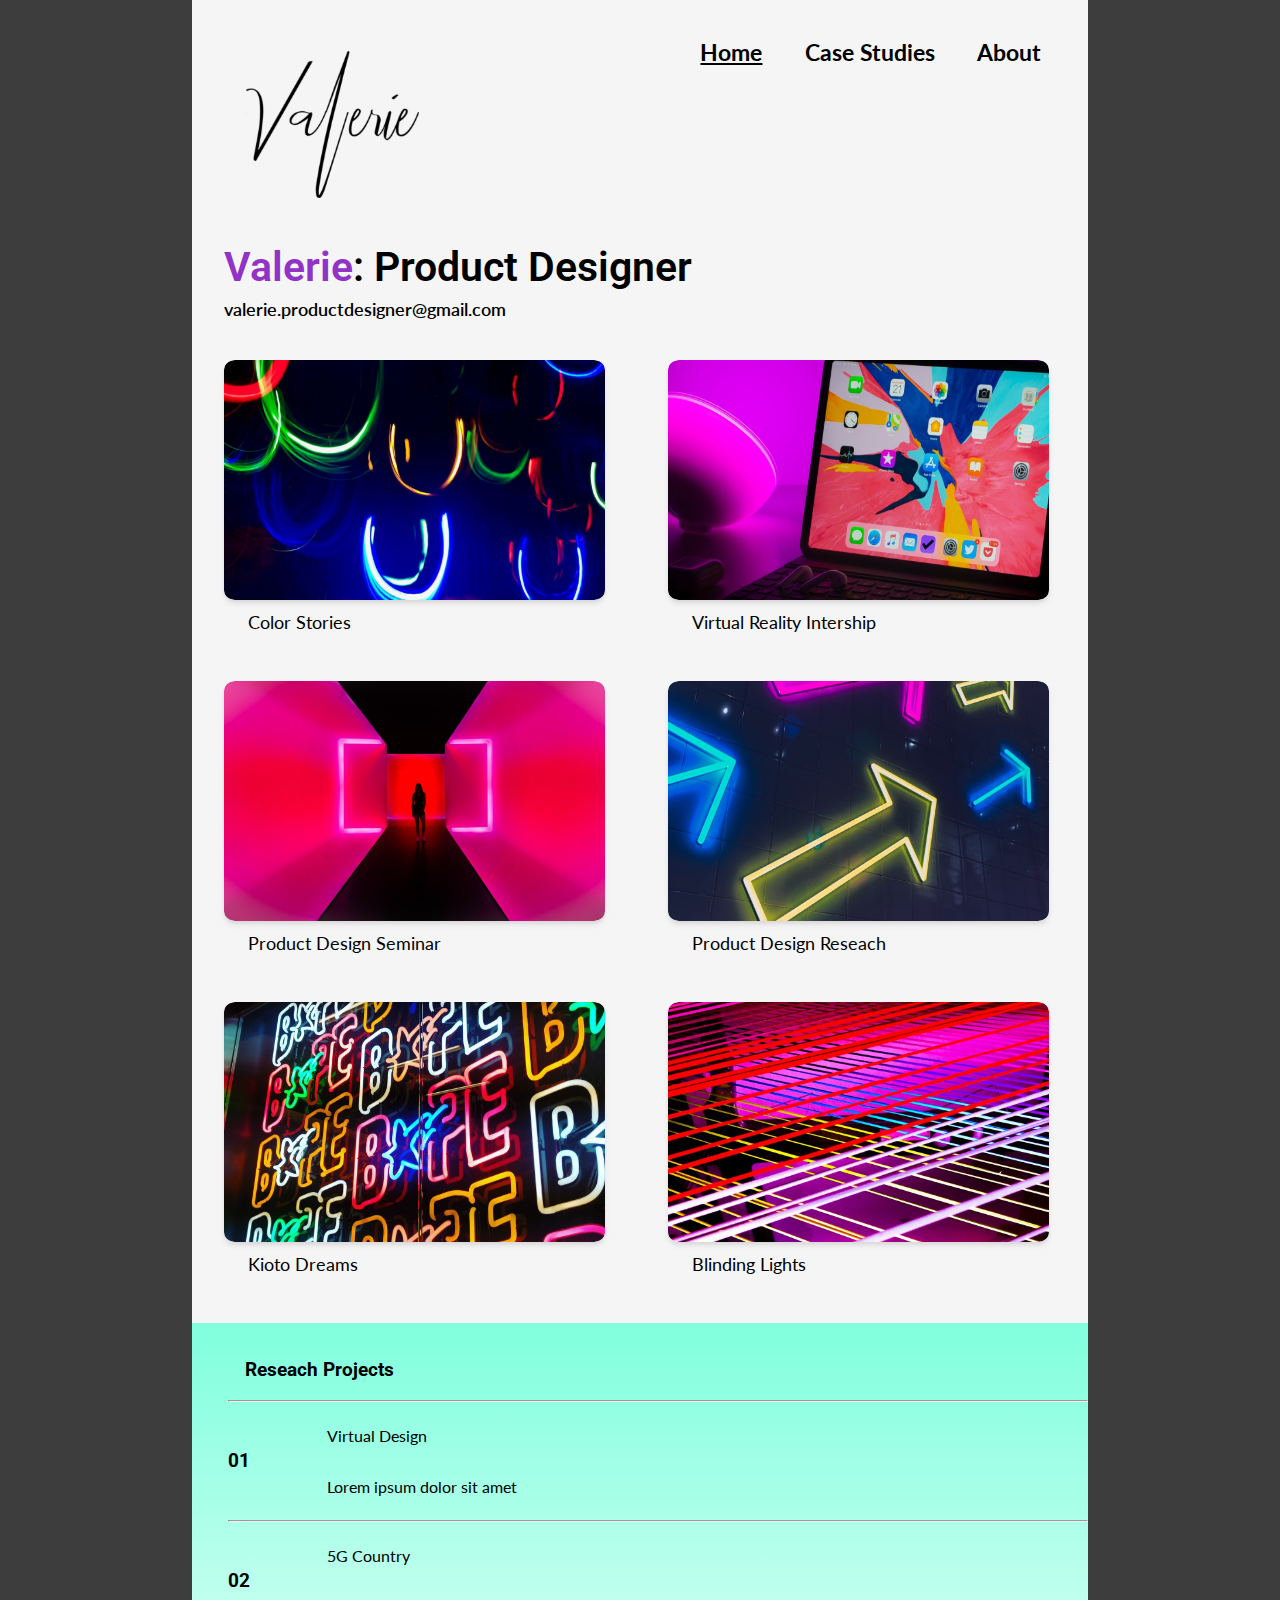
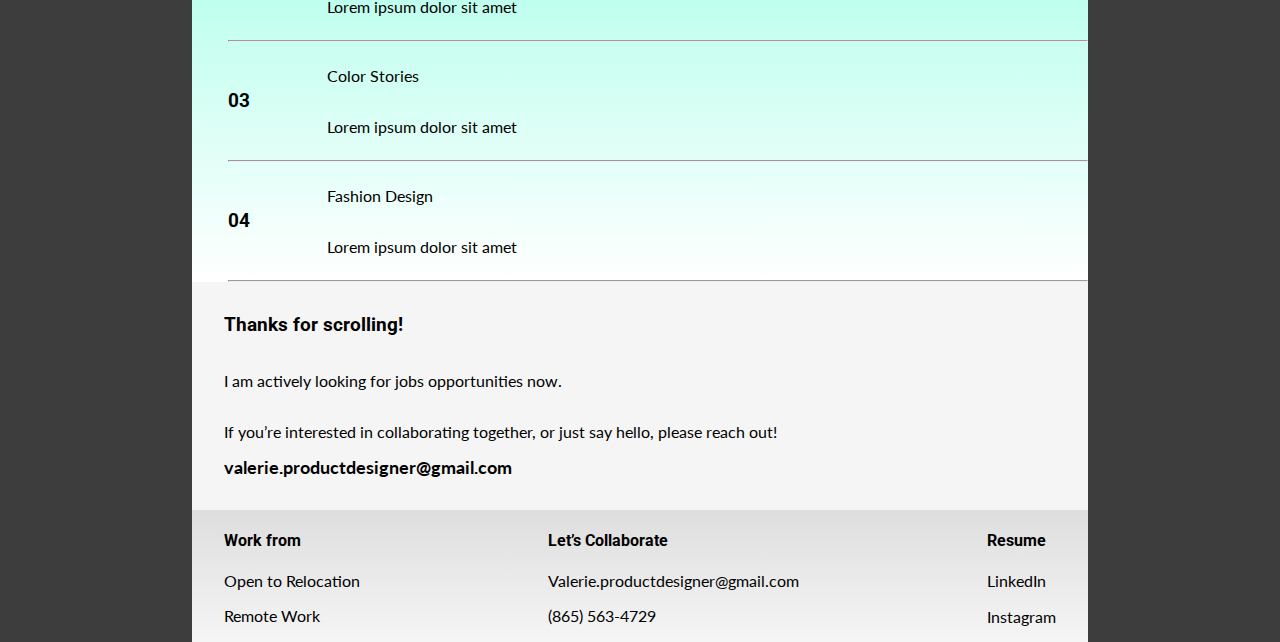
<file: index.html>
<!DOCTYPE html>
<html lang="en">
<head>
    <meta charset="UTF-8">
    <meta name="viewport" content="width=device-width, initial-scale=1.0">
    <title>Home</title>
    <link rel="stylesheet" href="./styles/newStyle.css">
    <link rel="preconnect" href="https://fonts.gstatic.com">
    <link href="https://fonts.googleapis.com/css2?family=Roboto+Mono:wght@500&family=Roboto:ital,wght@0,400;0,500;0,700;0,900;1,300;1,400;1,500;1,700&display=swap" rel="stylesheet">
    <link rel="preconnect" href="https://fonts.gstatic.com">
    <link href="https://fonts.googleapis.com/css2?family=Lato:ital,wght@0,100;0,300;0,400;0,700;0,900;1,100;1,300;1,400;1,700;1,900&display=swap" rel="stylesheet">

</head>
<body>
    <main>
        <nav class="nav-bar">
            <div><img src="./images/valerie.svg", alt="logo"></div>
            <div > 
                <ul>
                    <li class="btn"><a href="index.html"><span style="text-decoration: underline">Home</span></a></li>
                    <li class="btn"><a href="case.html"><span>Case Studies</span></a></li>
                    <li class="btn"><a href="about.html"><span>About</span></a></li>
                
                </ul>
            </div>
        </nav>

        <header class="home-header">

            <div>
                <h1><span style="color: #9033C6">Valerie</span>: Product Designer</h1>
                <a href="http://valerie.productdesigner@gmail.com">valerie.productdesigner@gmail.com</a>              
            </div>
            <!-- __________________________________________________ -->
        </header>

        <div class="Home-main-pics"> 
            <div>
                <img src="./images/Home Page/4.png", alt="baloons">
                <p>Color Stories</p>
            </div>
            <div>
                <img src="./images/Home Page/1.png", alt="laptop-colors">
                <p>Virtual Reality Intership</p>
            </div>
            <div>
                <img src="./images/Home Page/2.png", alt="pic3">
                <p>Product Design Seminar</p>
            </div>

            <div>
                <img src="./images/Home Page/6.png", alt="pic3">
                <p>Product Design Reseach</p>
            </div>
         
            <!-- Items to be displayed only on Desktop version  -->
            <div class="extra-div">
                <img src="./images/Home Page/3.png", alt="pic3">
                <p>Kioto Dreams</p>
            </div>
            <div class="extra-div">
                <img src="./images/Home Page/5.png", alt="pic3">
                <p>Blinding Lights</p>
            </div>
        </div>  
            <!-- __________________________________________________ -->
            <!-- __________________________________________________ -->


            <section class="reseach-stories-section">
                    <h3 id='reseach-stories'>Reseach Projects</h3>
                <hr>
            
                
                <!-- flex box aplied -->
                <div class="substory-index">
                    <div class="column-1">   <h3>01</h3>   </div>
                    <div class="column-2">
                        <p>Virtual Design</p>
                        <p>Lorem ipsum dolor sit amet</p>
                    </div>
                </div>
                <!-- -------- -->
                <hr>
                 <!-- flex box aplied -->
                 <div class="substory-index">
                    <div class="column-1">   <h3>02</h3>   </div>
                    <div class="column-2"> 
                        <p>5G Country</p>
                        <p>Lorem ipsum dolor sit amet</p>
                    </div>
                </div>
                <!-- -------- -->
                <hr>
                 <!-- flex box aplied -->
                 <div class="substory-index">
                    <div class="column-1">   <h3>03</h3>   </div>
                    <div class="column-2"> 
                        <p>Color Stories</p>
                        <p>Lorem ipsum dolor sit amet</p>
                    </div>
                </div>
               <!-- -------- -->
                <hr>
                 <!-- flex box aplied -->
                 <div class="substory-index">
                    <div class="column-1">   <h3>04</h3>   </div>
                    <div class="column-2"> 
                        <p>Fashion Design</p>
                        <p>Lorem ipsum dolor sit amet</p>
                    </div>
                </div>
                
                <hr>
               <!-- -------- -->
            </section>

            <section class="thank-you-for-scrolling">
                <div class="flexBox-story">
                    
                    <div><h3>Thanks for scrolling!</h3></div>
                    <!-- <img id="hearth" src="./images/placeholder-2.png", alt="heart"/> -->
                </div>
                <div>
                    <p>I am actively looking for jobs opportunities now. </p>
                    <p>If you’re interested in collaborating together, or just say hello, please reach out!</p></div>
                <div>
                    <a href="http://valerie.productdesigner@gmail.com">valerie.productdesigner@gmail.com</a>
                <div>
            </section>

            <footer>
                <div class="footer1">
                    <h4>Work from</h4>
                    <p>Open to Relocation</p>
                    <p>Remote Work</p>
                </div>
        
                <div class="footer2">
                    <h4>Let’s Collaborate</h4>
                    <p>Valerie.productdesigner@gmail.com</p>
                    <p>(865) 563-4729</p>
        
                </div>
        
                <div class="footer3">
                    <h4>Resume</h4>
                    <a href="#">LinkedIn</a>
                    <p>Instagram</p>
                </div>
                
            </footer>
         
    </main>
</body>
</file>
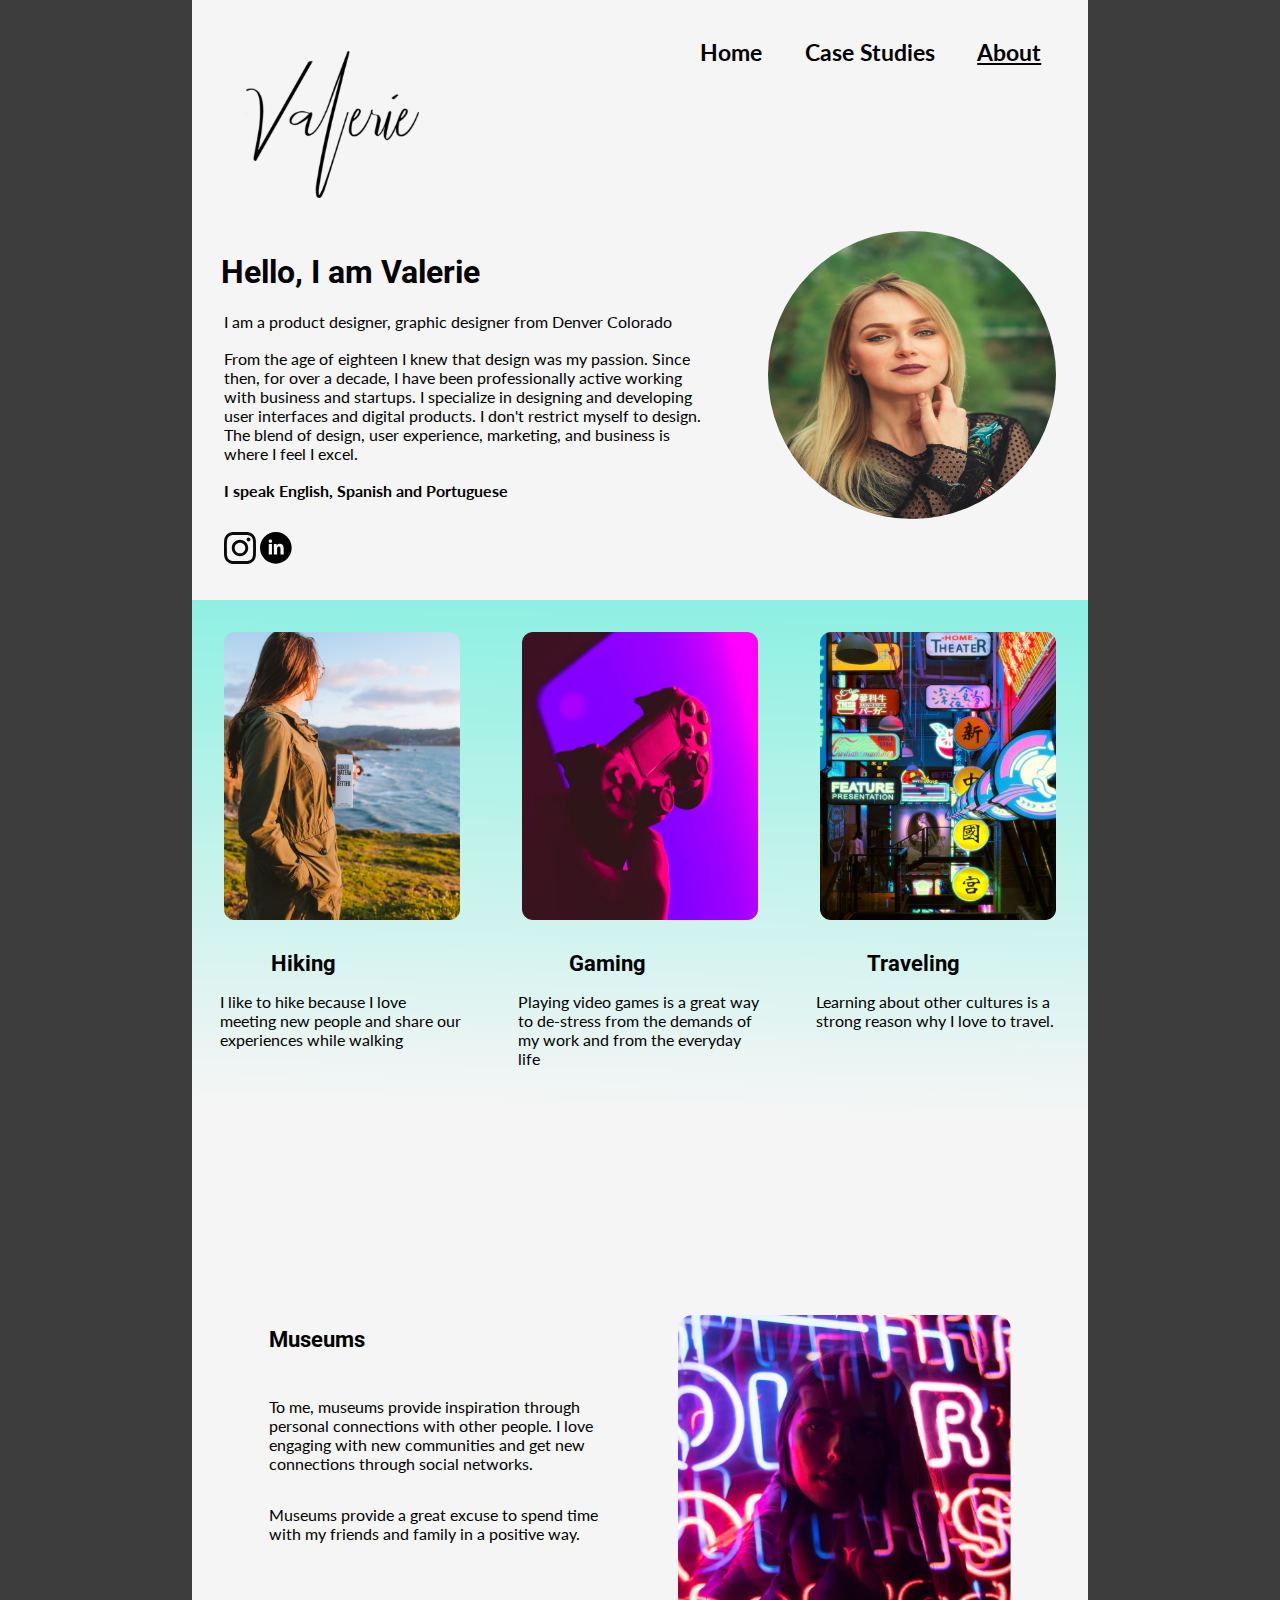
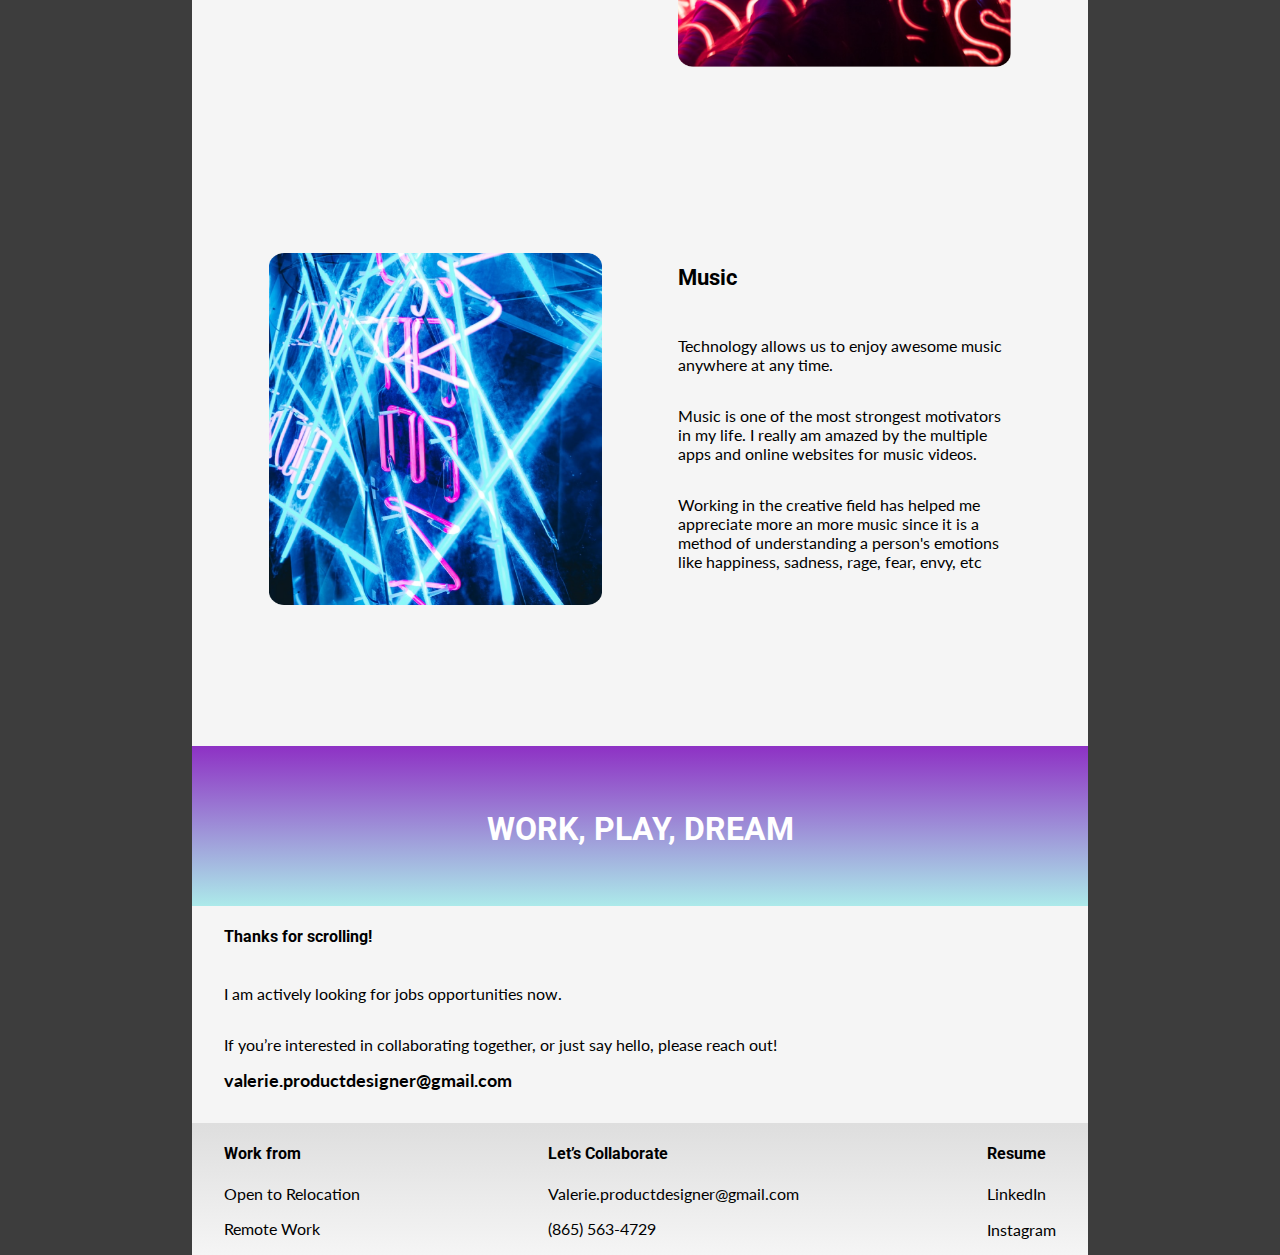
<file: about.html>
<!DOCTYPE html>
<html lang="en">
<head>
    <meta charset="UTF-8">
    <meta name="viewport" content="width=device-width, initial-scale=1.0">
    <title>About</title>
    <link rel="stylesheet" href="./styles/newStyle.css">
    <link rel="stylesheet" href="./styles/about-style.css">

</head>
<body>
    <main>
    <nav class="nav-bar">
        <div><img src="images/valerie.svg", alt="logo"></div>
        <div > 
            <ul>
                <li class="btn"><a href="index.html"><span >Home</span></a></li>
                <li class="btn"><a href="case.html"><span>Case Studies</span></a></li>
                <li class="btn"><a href="about.html"><span style="text-decoration: underline">About</span></a></li>
            
            </ul>
    </nav>


    <header class="header-about">
            <div id="story-about">
                <h1 id="Valerie-about">Hello, I am Valerie</h1>
                <p>I am a product designer, graphic designer from Denver Colorado</p></br>
                <p>From the age of eighteen I knew that design was my passion. Since then, for over a decade, 
                    I have been professionally active working with business and startups. 
                    I specialize in designing and developing user interfaces and digital products. 
                    I don't restrict myself to design. The blend of design, user experience, marketing, and business is where I feel I excel.
                </p></br>
                <p class="textClass"><b>I speak English, Spanish and Portuguese</b></p>
                <div class="social-Media-pics-Desktop">
                    <img src="./images/Home Page/IG.svg"/>
                    <img src="./images/Home Page/Linkedin.svg"/>
                    
                </div>
            </div>

            <!-- <div class="social-Media-pics-mobile">
                <img src="./images/Home Page/IG.svg"/>
                <img src="./images/Home Page/Linkedin.svg"/>
                
            </div> -->

            <!-- <div class="social-Media-pics-mobile">
                <img src="./images/Home Page/IG.svg"/>
                <img src="./images/Home Page/Linkedin.svg"/>
            </div> -->

            <div id="hero-picture">
                <img src="./images/About/andriyko-podilnyk-jFAG_ixCrsM-unsplash.jpg", alt="pic1">
            </div>
            <!-- <div><a href="#">Resume Link</a></div> -->
            
    </header>

    <section class="Case-study-pics-about">
        <!-- <h3>When I am not working</h3> -->
        <div class="inner-Case-study-pics-about">
            
            <img src="./images/About/8.png", alt="pic1">
            <h4>Hiking</h4>
            <p>I like to hike because I love meeting new people and share our experiences while walking</p>
        </div>


        <div class="inner-Case-study-pics-about">
            <img src="./images/About/6.png", alt="pic1">
            <h4>Gaming</h4>
            <p>Playing video games is a great way to de-stress from the demands of my work and from the everyday life </p>
            
        </div>

        <div class="inner-Case-study-pics-about">
            <img src="./images/About/7.png", alt="pic1">                
            <h4>Traveling</h4>
            <p>Learning about other cultures is a strong reason why I love to travel. </p>
            
        </div>


    </section>

    <section class="museums-section">
        <div class="about-museums">
            <div class="museums-text">
                <h4>Museums</h4>
                <p class="textClass">To me, museums provide inspiration through personal connections with other people. I love engaging with new communities and get new connections through social networks. </p>
                <p class="textClass">Museums provide a great excuse to spend time with my friends and family in a positive way.</p>
            </div>
            <div class="museums-pics">
                <img src="./images/About/9.png", alt="pic1">
            </div>
        </div>
        <div class="about-museums">

            <div class="museums-pics">    
                <img src="./images/About/10.png", alt="pic1">
            </div>

            <div class="museums-text">
                <h4>Music</h4>
                <p class="textClass">Technology allows us to enjoy awesome music anywhere at any time. </p>
                <p class="textClass">Music is one of the most strongest motivators in my life. I really am amazed by the multiple apps and online websites for music videos. </p>
                <p class="textClass">Working in the creative field has helped me appreciate more an more music since it is a method of understanding a person's emotions like happiness, sadness, rage, fear, envy, etc</p>
            </div>
        </div>
       
        
    </section>

    <section class="about-bot-H1">
        <h1>WORK, PLAY, DREAM</h1>
    </section>

    <section class="thank-you-for-scrolling">
        <div class="flexBox-story">
            
            <div><h4>Thanks for scrolling!</h4></div>
        </div>
        <div>
            <p>I am actively looking for jobs opportunities now. </p>
            <p>If you’re interested in collaborating together, or just say hello, please reach out!</p></div>
        <div>
            <a href="http://valerie.productdesigner@gmail.com">valerie.productdesigner@gmail.com</a>
        <div>
    </section>
        
    <footer>
        <div class="footer1">
            <h4>Work from</h4>
            <p>Open to Relocation</p>
            <p>Remote Work</p>
        </div>

        <div class="footer2">
            <h4>Let’s Collaborate</h4>
            <p>Valerie.productdesigner@gmail.com</p>
            <p>(865) 563-4729</p>

        </div>

        <div class="footer3">
            <h4>Resume</h4>
            <a href="#">LinkedIn</a>
            <p>Instagram</p>
        </div>
        
    </footer>
</main>
</body>
</html>
</file>
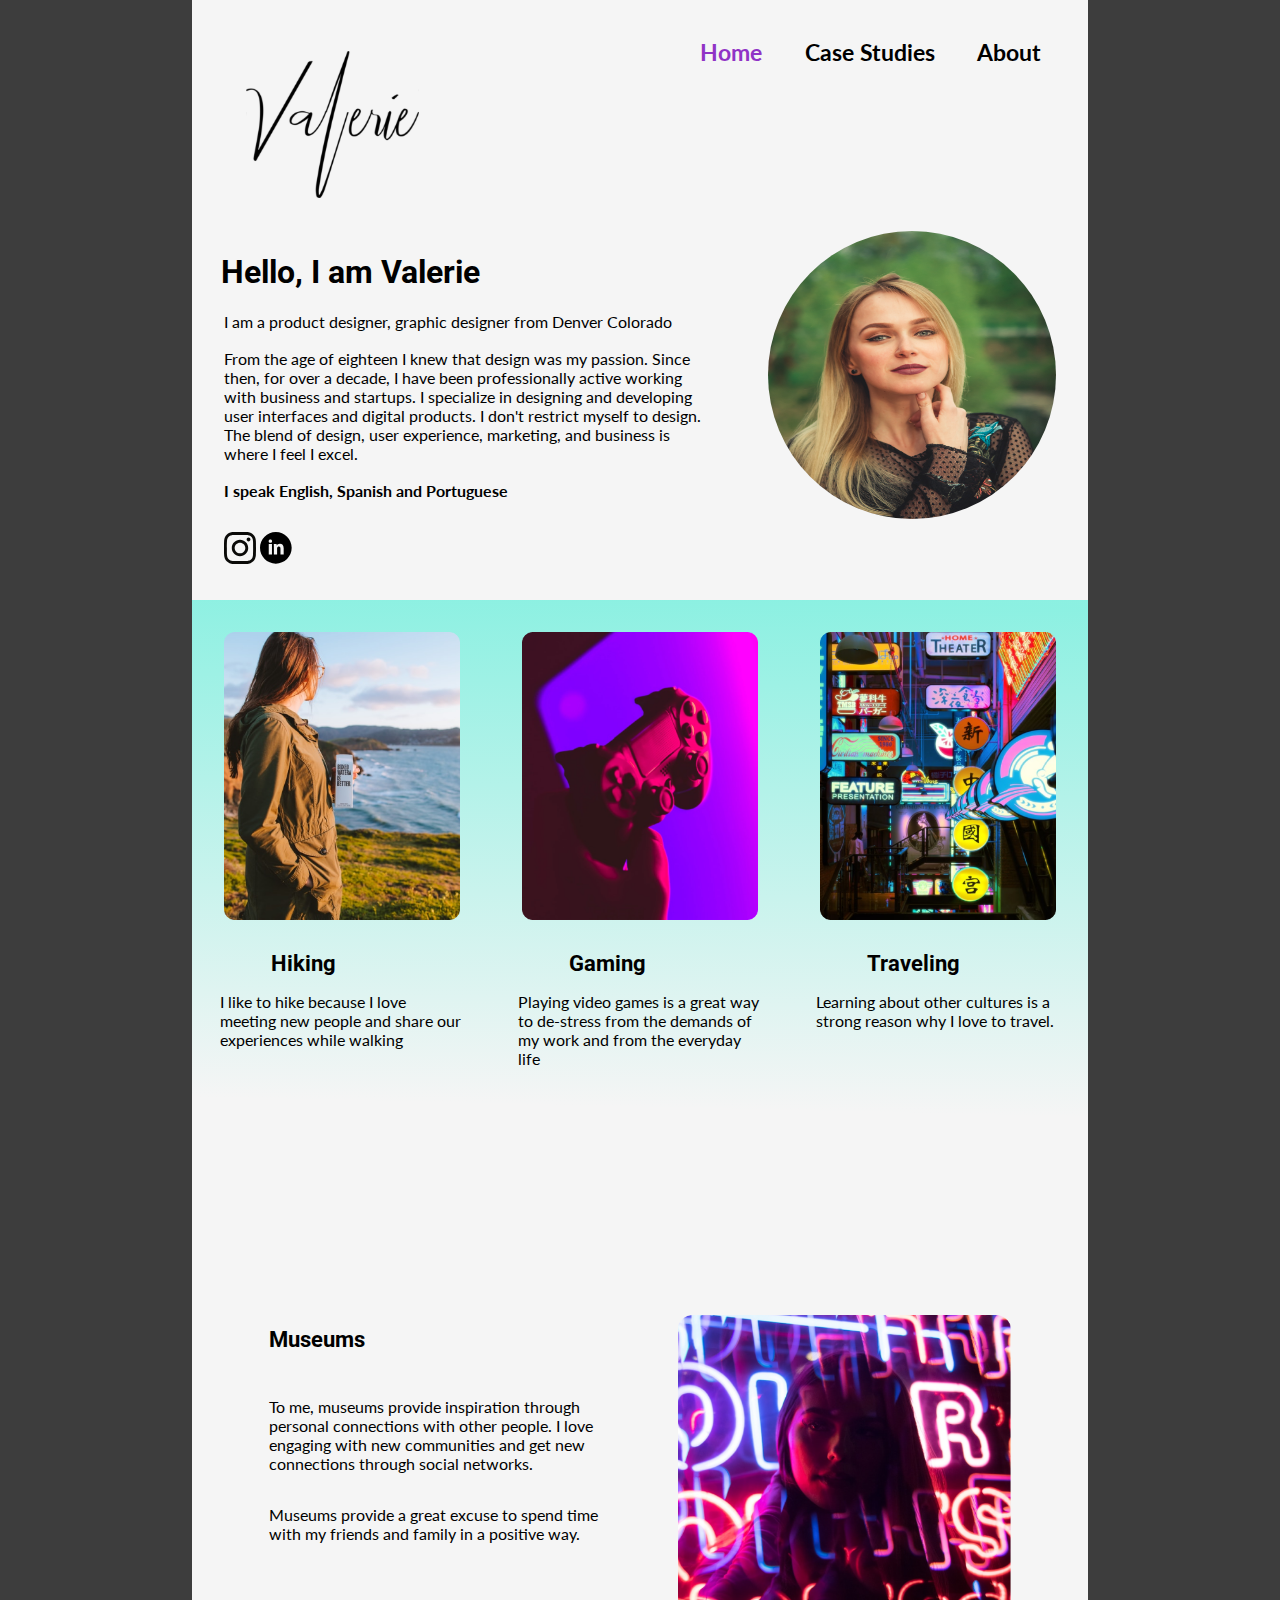
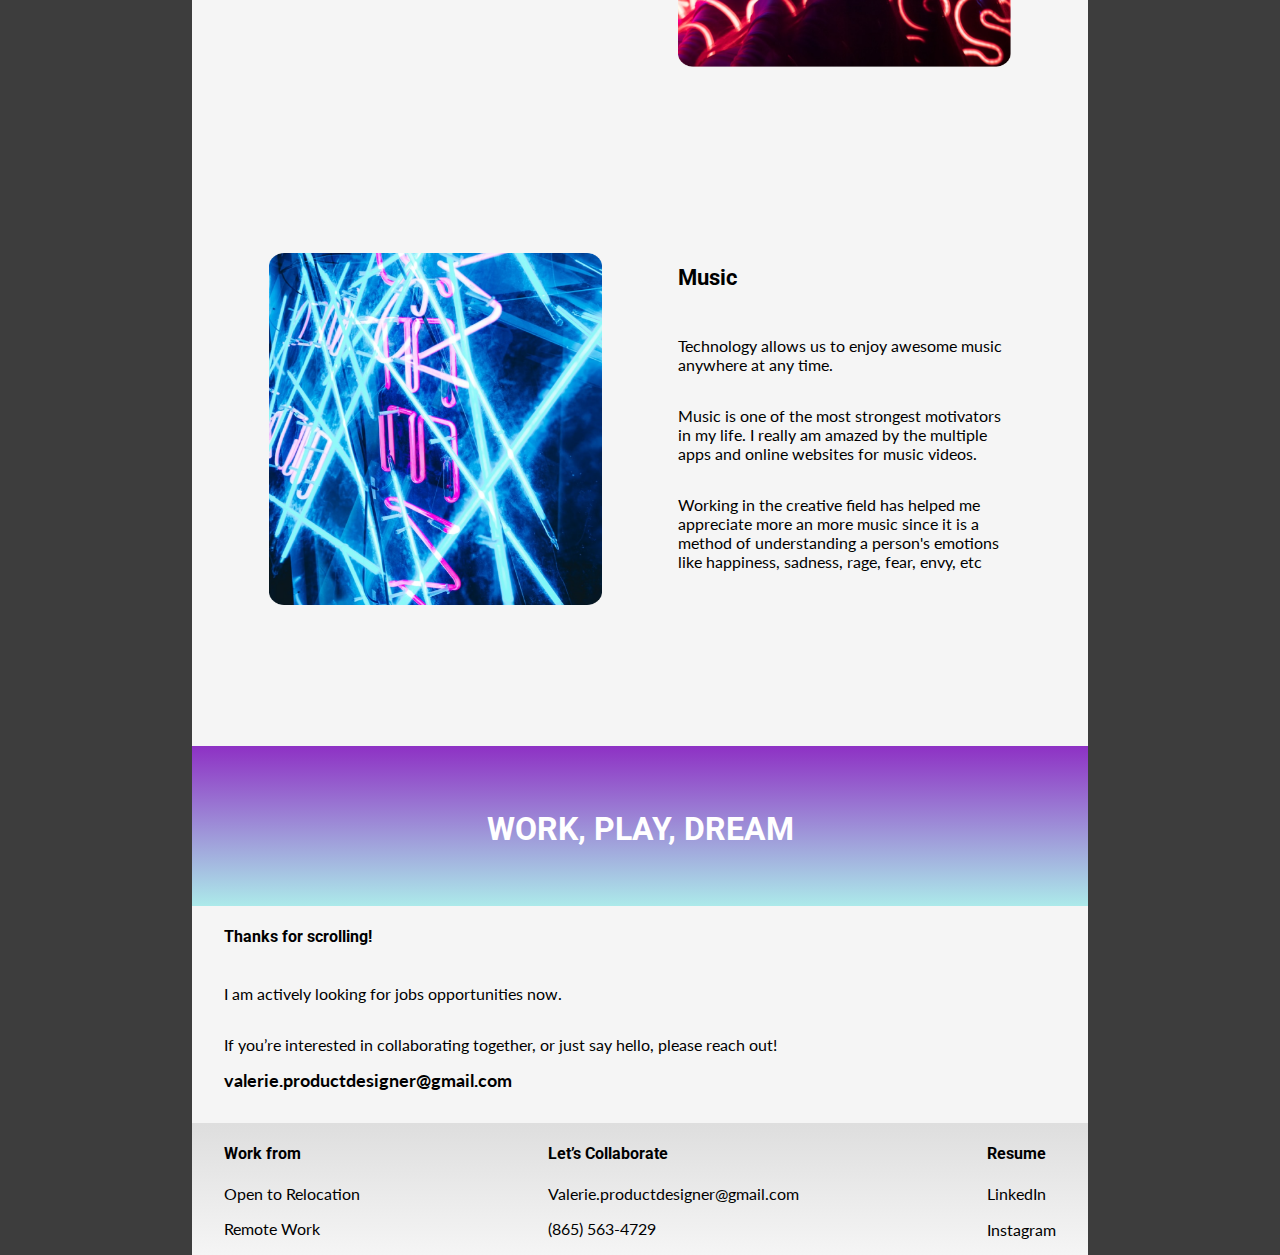
<file: newAbout.html>
<!DOCTYPE html>
<html lang="en">
<head>
    <meta charset="UTF-8">
    <meta name="viewport" content="width=device-width, initial-scale=1.0">
    <title>About</title>
    <link rel="stylesheet" href="./styles/newStyle.css">
    <link rel="stylesheet" href="./styles/about-style.css">

</head>
<body>
    <main>
    <nav class="nav-bar">
        <div><img src="images/valerie.svg", alt="logo"></div>
        <div > 
            <ul>
                <li class="btn"><a href="newIndex.html"><span style="color: #9033C6">Home</span></a></li>
                <li class="btn"><a href="newCase.html"><span>Case Studies</span></a></li>
                <li class="btn"><a href="NewAbout.html"><span>About</span></a></li>
            
            </ul>
    </nav>


    <header class="header-about">
            <div id="story-about">
                <h1 id="Valerie-about">Hello, I am Valerie</h1>
                <p>I am a product designer, graphic designer from Denver Colorado</p></br>
                <p>From the age of eighteen I knew that design was my passion. Since then, for over a decade, 
                    I have been professionally active working with business and startups. 
                    I specialize in designing and developing user interfaces and digital products. 
                    I don't restrict myself to design. The blend of design, user experience, marketing, and business is where I feel I excel.
                </p></br>
                <p class="textClass"><b>I speak English, Spanish and Portuguese</b></p>
                <div class="social-Media-pics-Desktop">
                    <img src="./images/Home Page/IG.svg"/>
                    <img src="./images/Home Page/Linkedin.svg"/>
                    
                </div>
            </div>

            <!-- <div class="social-Media-pics-mobile">
                <img src="./images/Home Page/IG.svg"/>
                <img src="./images/Home Page/Linkedin.svg"/>
                
            </div> -->

            <!-- <div class="social-Media-pics-mobile">
                <img src="./images/Home Page/IG.svg"/>
                <img src="./images/Home Page/Linkedin.svg"/>
            </div> -->

            <div id="hero-picture">
                <img src="./images/About/andriyko-podilnyk-jFAG_ixCrsM-unsplash.jpg", alt="pic1">
            </div>
            <!-- <div><a href="#">Resume Link</a></div> -->
            
    </header>

    <section class="Case-study-pics-about">
        
        <div class="inner-Case-study-pics-about">
            
            <img src="./images/About/8.png", alt="pic1">
            <h4>Hiking</h4>
            <p>I like to hike because I love meeting new people and share our experiences while walking</p>
        </div>


        <div class="inner-Case-study-pics-about">
            <img src="./images/About/6.png", alt="pic1">
            <h4>Gaming</h4>
            <p>Playing video games is a great way to de-stress from the demands of my work and from the everyday life </p>
            
        </div>

        <div class="inner-Case-study-pics-about">
            <img src="./images/About/7.png", alt="pic1">                
            <h4>Traveling</h4>
            <p>Learning about other cultures is a strong reason why I love to travel. </p>
            
        </div>


    </section>

    <section class="museums-section">
        <div class="about-museums">
            <div class="museums-text">
                <h4>Museums</h4>
                <p class="textClass">To me, museums provide inspiration through personal connections with other people. I love engaging with new communities and get new connections through social networks. </p>
                <p class="textClass">Museums provide a great excuse to spend time with my friends and family in a positive way.</p>
            </div>
            <div class="museums-pics">
                <img src="./images/About/9.png", alt="pic1">
            </div>
        </div>
        <div class="about-museums">

            <div class="museums-pics">    
                <img src="./images/About/10.png", alt="pic1">
            </div>

            <div class="museums-text">
                <h4>Music</h4>
                <p class="textClass">Technology allows us to enjoy awesome music anywhere at any time. </p>
                <p class="textClass">Music is one of the most strongest motivators in my life. I really am amazed by the multiple apps and online websites for music videos. </p>
                <p class="textClass">Working in the creative field has helped me appreciate more an more music since it is a method of understanding a person's emotions like happiness, sadness, rage, fear, envy, etc</p>
            </div>
        </div>
       
        
    </section>

    <section class="about-bot-H1">
        <h1>WORK, PLAY, DREAM</h1>
    </section>

    <section class="thank-you-for-scrolling">
        <div class="flexBox-story">
            
            <div><h4>Thanks for scrolling!</h4></div>
            <!-- <img id="hearth" src="./images/placeholder-2.png", alt="heart"/> -->
        </div>
        <div>
            <p>I am actively looking for jobs opportunities now. </p>
            <p>If you’re interested in collaborating together, or just say hello, please reach out!</p></div>
        <div>
            <a href="http://valerie.productdesigner@gmail.com">valerie.productdesigner@gmail.com</a>
        <div>
    </section>
        
    <footer>
        <div class="footer1">
            <h4>Work from</h4>
            <p>Open to Relocation</p>
            <p>Remote Work</p>
        </div>

        <div class="footer2">
            <h4>Let’s Collaborate</h4>
            <p>Valerie.productdesigner@gmail.com</p>
            <p>(865) 563-4729</p>

        </div>

        <div class="footer3">
            <h4>Resume</h4>
            <a href="#">LinkedIn</a>
            <p>Instagram</p>
        </div>
        
    </footer>
</main>
</body>
</html>
</file>
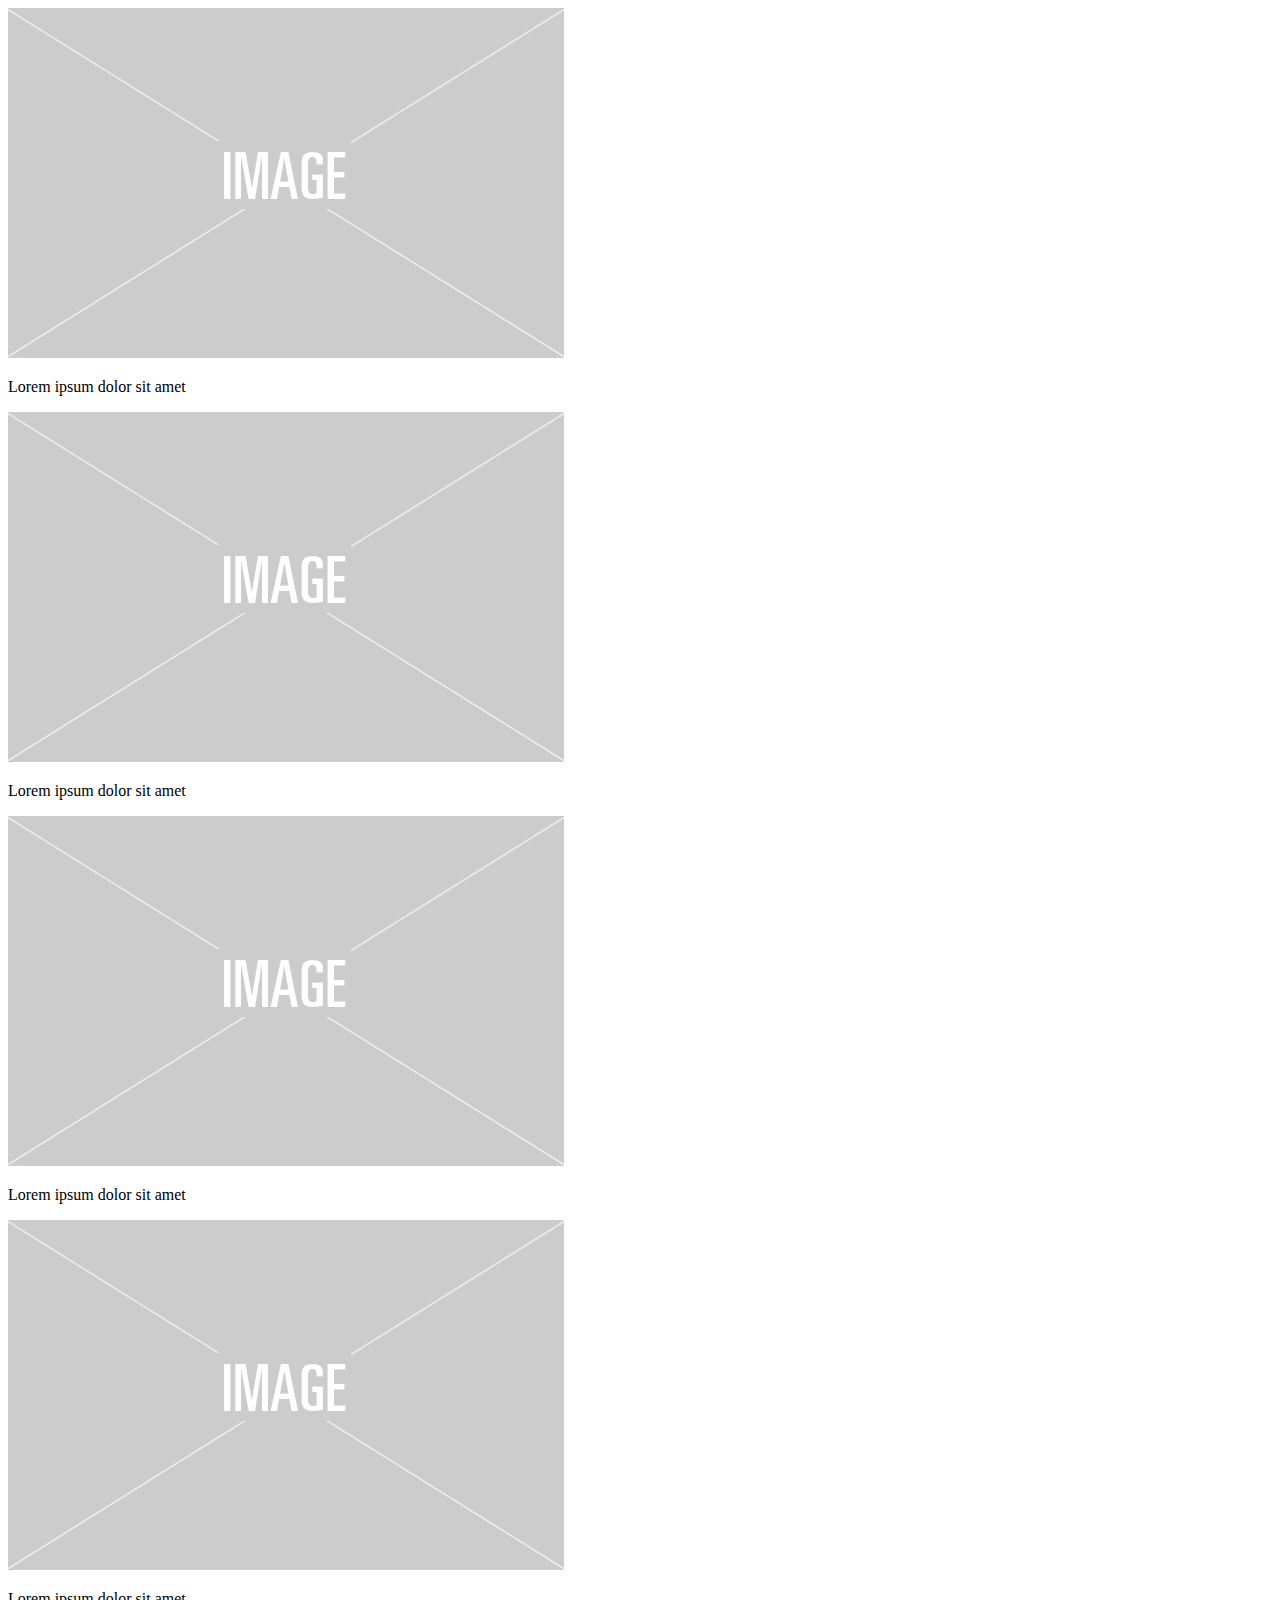
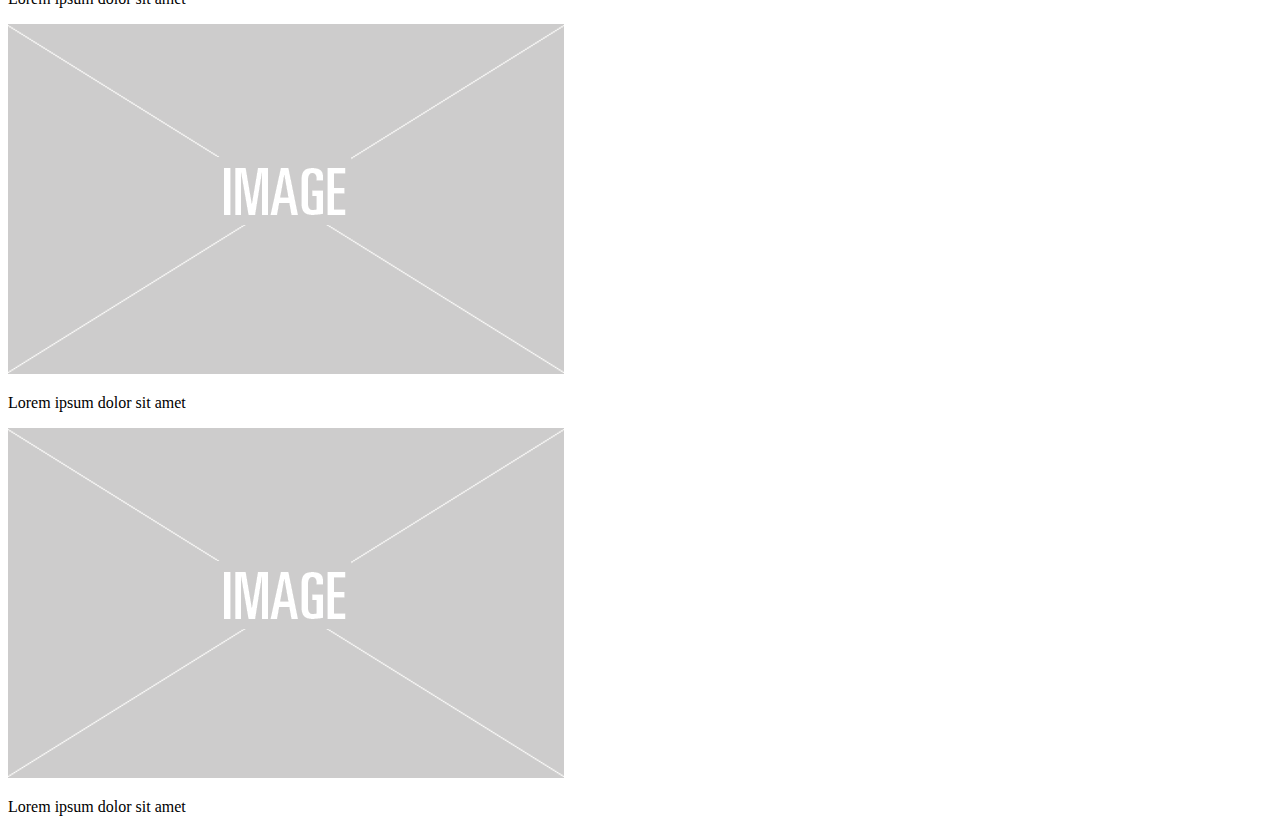
<file: test-media.html>
<!DOCTYPE html>
<html lang="en">
<head>
    <meta charset="UTF-8">
    
    <meta name="viewport" content="width=device-width, initial-scale=1.0">
    <link rel="stylesheet" href="./styles/styles1.css">
    <title>Test</title>
</head>
<body>

 
            <div class="Case-study-pics"> 
                <div>
                    <img src="./images/placeholder-2.png", alt="pic1">
                    <p>Lorem ipsum dolor sit amet</p>
                </div>
                <div>
                    <img src="./images/placeholder-2.png", alt="pic2">
                    <p>Lorem ipsum dolor sit amet</p>
                </div>
                <div>
                    <img src="./images/placeholder-2.png", alt="pic3">
                    <p>Lorem ipsum dolor sit amet</p>
                </div>
                
                <div>
                    <img src="./images/placeholder-2.png", alt="pic3">
                    <p>Lorem ipsum dolor sit amet</p>
                </div>
                
                <!-- //Items to be displayed only on Desktop version  -->
                <div class="extra-items">
                    <div>
                        <img src="./images/placeholder-2.png", alt="pic3">
                        <p>Lorem ipsum dolor sit amet</p>
                    </div>
                    <div>
                        <img src="./images/placeholder-2.png", alt="pic3">
                        <p>Lorem ipsum dolor sit amet</p>
                    </div>

                </div>
                
                <!-- __________________________________________________ -->
                <!-- __________________________________________________ -->




</body>
</html>
</file>
<file: styles/newStyle.css>
@import url("https://fonts.googleapis.com/css2?family=Roboto+Mono:wght@500&family=Roboto:ital,wght@0,400;0,500;0,700;0,900;1,300;1,400;1,500;1,700&display=swap");
@import url("https://fonts.googleapis.com/css2?family=Lato:ital,wght@0,100;0,300;0,400;0,700;0,900;1,100;1,300;1,400;1,700;1,900&display=swap");

body{
    margin: 0;
    padding: 0;
}

/* /Typography */
h1,
h2,
h3,
h4,
h5,
h6 {
  font-family: roboto;
}
a{
  font-size:1.3em;
  color:black;
  font-size: inherit;
  text-decoration: none;
  font-family: 'Lato';
}

p{
  font-size:1em;
  font-family: Lato;
  padding-left: 6vw;
}

/* /NavBar */

.nav-bar {
  padding-right: 2vw;
  padding-top: 3vw;
  /* background-color: rgb(43, 76, 226); */
  display: flex;
  justify-content: space-between;
}

.nav-bar ul {
  margin-top: 0;
  display: flex;
  justify-content: space-around;
  list-style-type: none;
}

nav img {
  
  padding: 1vw 0 0 1vw;
  width: 30vw;
  height: 20vw;
  /* width: */
}

.nav-bar li {
  font-family: "Lato";
  font-size: 1em;
  font-weight: 700;
  padding: 0 2vw;
}

.nav-bar h3 {
  margin-top: 0.1vh;
  margin-left: 2vw;
}

.nav-bar a {
  font-size: 1.3ch;
  color: Black;
  padding: 10px;
  text-decoration: none;
}

/* /Home Content */
.home-header {
    width: 89vw;
  }
  
  .home-header h1 {
    font-size: 3.2vw;
    font-weight: 600;
    text-align: left;
    margin-bottom: 2rem;
  }
  
  .home-header a {
    display:none;
  }

  .Home-main-pics div:nth-last-child(-n+2){
    display: none;
  }

  .Home-main-pics img {
    width: 94%;
    height: 13rem;
    border-radius: 10px;
    box-shadow: rgb(0 0 0 / 10%) 0px 4px 6px -1px, rgb(0 0 0 / 6%) 0px 2px 4px -1px;
    margin-left: 3%;
  }

  .Home-main-pics p{
    margin: 0.5rem 0 2rem 0.2rem;
    font-size:1.1em;
    font-family: Lato;
  }

  /* /Reseach stories */
  .reseach-stories-section {
    height: auto;
    width: 98%;
    background-image: linear-gradient(#80ffdd, White);
    padding: 2% 0 0 4%;
  }

  .substory-index{
    display: flex;
  }

  .column-1{
    align-self: center;
  
  }

  #reseach-stories{
    margin-left: 2%;
  }

  .column-2{
    display: flex;
    flex-direction: column;
  }

  .thank-you-for-scrolling {
    height: auto;
    width: 100vw;
    background-size: contain;
    background-repeat: no-repeat;
    padding-left: 2rem;
    padding-bottom: 2rem;
  }
  
  
  .thank-you-for-scrolling p{
    width: 90%;
    padding: 1rem 0 0 0;
  }

  .thank-you-for-scrolling a{
    font-size:1.1em;
    font-family: lato;
    font-weight:700;
  }


  /* .flexBox-story h4{
  
      padding-left: 0vw;
      font-size: 1.5em;
  }
  .reseach-stories-section h3 {
    padding-left: 0.5rem;
    font-size: 1.5em;
  }

  .flexBox-story p {
    padding-left: 7vw;
  }

  .flexBox-story,
  .reseach-stories {
    padding: 3.2vh;
  }

  .flexBox-story a {
    size: 1.5em;
  } */
  footer {
    width: 100%;
    background: linear-gradient(#d8d8d8cc, #fafafa00);
    /* margin: 0 1rem; */
    display: flex;
    flex-direction: row;
    justify-content: space-between;
  }

  .footer2{
    display: none;
  }

  footer hr {
    width: 90%;
    border: 1px solid;
  }

  footer a,
  footer p,
  footer h4{
    padding:0 2rem;
  }
  
/* /Media Screem Medium*/
@media screen and (min-width: 650px) {


    .nav-bar {
        padding: 1vw 2vw;
        padding-top: 3vw;
        display: flex;
        justify-content: space-between;
      }
    
      nav img {
        width: 16vw;
        height: 11.5vw;
     
      }
    
      .btn span {
        font-size: 1.8vw;
      }

    .home-header{
      margin-left: 0.5rem;
    }
    
    .home-header a{
      display: block;
      font-family: lato;
      color: black;
      font-size: 1.1em;
      font-weight: 600;
      text-align: left;
      text-decoration: none;
      }

      .home-header h1 {
        font-size: 3.2vw;
        font-weight: 600;
        text-align: left;
        margin-bottom: 0.5rem;
    }

    .home-header a{
      margin-bottom: 2.5rem;
    }

    /* /Home Content */

    .Home-main-pics{
      display: flex;
      flex-wrap: wrap;
      padding-left: 2.3%;
    }

    .Home-main-pics div{
      margin-bottom: 1.5rem;
      width: 50%;
    }

    .Home-main-pics div:nth-last-child(-n+2){
      display: block;
    }

    .Home-main-pics img {
      width: 90%;
      height: 13rem;
      margin: 0 7% 0 2%;
    }

    .Home-main-pics p {
      margin: 0.5rem 0 1rem 0;
      padding-left: 2rem;
      font-size: 1.1em;
      font-family: Lato;
    }   
    
    .thank-you-for-scrolling h3{
      margin-top: 2rem;
    }

    
    footer {
      width: 100%;
      background: linear-gradient(#d8d8d8cc, #fafafa00);
      margin: 0 auto 2x;
      display: flex;
      flex-direction: row;
      justify-content: space-between;
    }

    footer hr {
      width: 90%;
      border: 1px solid;
    }

    footer a,
    footer p,
    footer h4{
      padding:0 2rem;
    }

    .footer2{
      display:block;
    }

}

/* /Media Screem Large*/
@media screen and (min-width: 1000px) {
  body{
      background-color: rgb(61, 61, 61);
  }
  main{
      width: 70%;
      background-color: whitesmoke;
      margin: 0 15%;
  }

  .nav-bar li {
    font-family: "Lato";
    font-size: 1em;
    font-weight: 700;
    padding: 0 0.7rem;
}

  .home-header{
    margin-left: 2rem;
  }
  
  .home-header a{
    display: block;
    font-family: lato;
    color: black;
    font-size: 1.1em;
    font-weight: 600;
    text-align: left;
    text-decoration: none;
    }

    .home-header h1 {
      font-size: 3.2vw;
      font-weight: 600;
      text-align: left;
      margin-bottom: 0.5rem;
  }

  .home-header a{
    margin-bottom: 2.5rem;
  }

  /* /Home Content */

  .Home-main-pics{
    padding-left: 0.5rem;
  }

  .Home-main-pics div{
    margin-bottom: 2rem;
  }

  .Home-main-pics img {
    width: 86%;
    height: 15rem;
    margin: 0 0.5% 0 5.3%;
  }

  .Home-main-pics p {
    margin: 0.5rem 0 1rem 1rem;
  }


  .reseach-stories-section{
    width: 96%;
  }



  /* / */
}
</file>
<file: styles/about-style.css>
.header-about{
  display: flex;
  flex-direction: column;
}

#hero-picture img {
    width: 18rem;
    height: 18rem;
    border-radius: 50%;
    margin: 0 2rem;
  }

  .social-Media-pics-Desktop{
    padding: 2rem;
  }

  .social-Media-pics-Desktop img{
    width: 2rem;
  }
  #Valerie-about{
    text-align: left;
    margin-left: 1.8rem;
  }

  #story-about p{
    padding:0;
    margin: 0 0 0 2rem;
    width: 90%;
  }

  /* #story-about p:nth-child(2){
    width: 100%;
  } */

  #story-about p:last-child{
    margin-bottom: 2rem;
  }
  
  .header-about {
    width: 100%;
    flex-direction: row;
    justify-content: space-evenly;
    margin-top: 1rem;
  }

  .Case-study-pics-about {
    display: flex;
    justify-content: space-evenly;
    background: linear-gradient(
      181.29deg,
      rgba(114, 239, 221, 0.8) 1.1%,
      rgba(128, 255, 219, 0) 77.5%
    );
    padding-top:2rem;
  }
  
  .inner-Case-study-pics-about {
    display: flex;
    flex-direction: column;
    align-items: center;
    padding-bottom: 20px;
  
  }
  
  .inner-Case-study-pics-about h4{
    padding-left: 6vw;
    font-size: 2em;
    align-self: flex-start;
    margin-bottom: 0;
  }
  
  .inner-Case-study-pics-about p{
    margin-bottom: 10rem;
  }
  
  
  .Case-study-pics-about img{
    
    width: 93vw;
    height: 49vh;
  }


  
  .museums-section{
    padding: 0 3vw;
  }

  .about-museums img {
    padding: 4vw 0 ;
    width: 100%;
    height: 22rem;
  }
  
  .about-museums{
    display: flex;
    flex-direction:row;
    padding: 1rem 0 4rem;
  }

  .about-museums div{
    padding: 0 3vw;
  }

  .museums-text{
    display: flex;
    flex-flow: column;
    justify-content:flex-start;
    width: 50%;
    margin-top: 2rem;
  
  }

  .museums-pics{
    width: 50%;
  }

  .museums-text h4{
    font-size:1.4em;
    padding: 0;
  }
  .museums-text p{
    padding:0;
  }

  
  .about-bot-H1{
    background-color: gray;
    color: white;
    height: 10rem;

    background: linear-gradient(
    180deg,
    rgba(116, 0, 184, 0.8) 0%,
    rgba(100, 223, 223, 0.5) 99.99%,
    rgba(221, 221, 221, 0) 100%
    );
  }

  .about-bot-H1 h1{
    text-align: center;
    padding-top: 4rem;
  }

@media screen and (min-width: 650px) {

    .inner-Case-study-pics-about{
      width: 33%;
    }
    .Case-study-pics-about img{
        padding: 0 1.3vw 0 1.3vw;
        width: 80%;
        height: 18rem;
      }
    
      .Case-study-pics-about h4{
        font-size:1.4em;
      }
    
      .Case-study-pics-about p{
        /* font-size:1.1em; */
        padding: 0 2vw 0;
      }
}

@media screen and (min-width: 1000px) {}
</file>
<file: styles/styles1.css>
body{
    /* background-color:rgb(46, 196, 0); */

    width:1024;
    
}

/* -------------------
targets Reseach stories title */
/* .reseach-stories{ */
    /* color: blue;
    font-size: 3vh;
    text-align: center;*/
/* }  */
btn{
    cursor:cursor-pointer;
    font-size: 18px;
}

.btn:hover {
    font-color:green;



@media screen and (max-width : 799px){


    body{
        background-color:blue;
    }
}
    /* .Case-study-pics img:p:nth-child(even) {
        width: 30vw;
        height: 25vh;
    }

    .Case-study-pics{
        display: flex;
        flex-wrap: wrap;
        flex-direction: row;
        justify-content: center;
    }

    .extra-items{
        display: flex;
        justify-content: center;
    }


    h1{
        color:pink;
    } */
    
    /* } */
/* }
.extra-items,
.Case-study-pics{
    display: flex;
    flex-wrap: wrap;
    flex-direction: row;
    justify-content: center;
}

..Case-study-pics div{
    padding-left:2vw;
    display: flex;
    justify-content: flex-start;

}


.Case-study-pics img{
    padding:1vw;
    width:44vw;
    height:25vw;
} */
</file>
